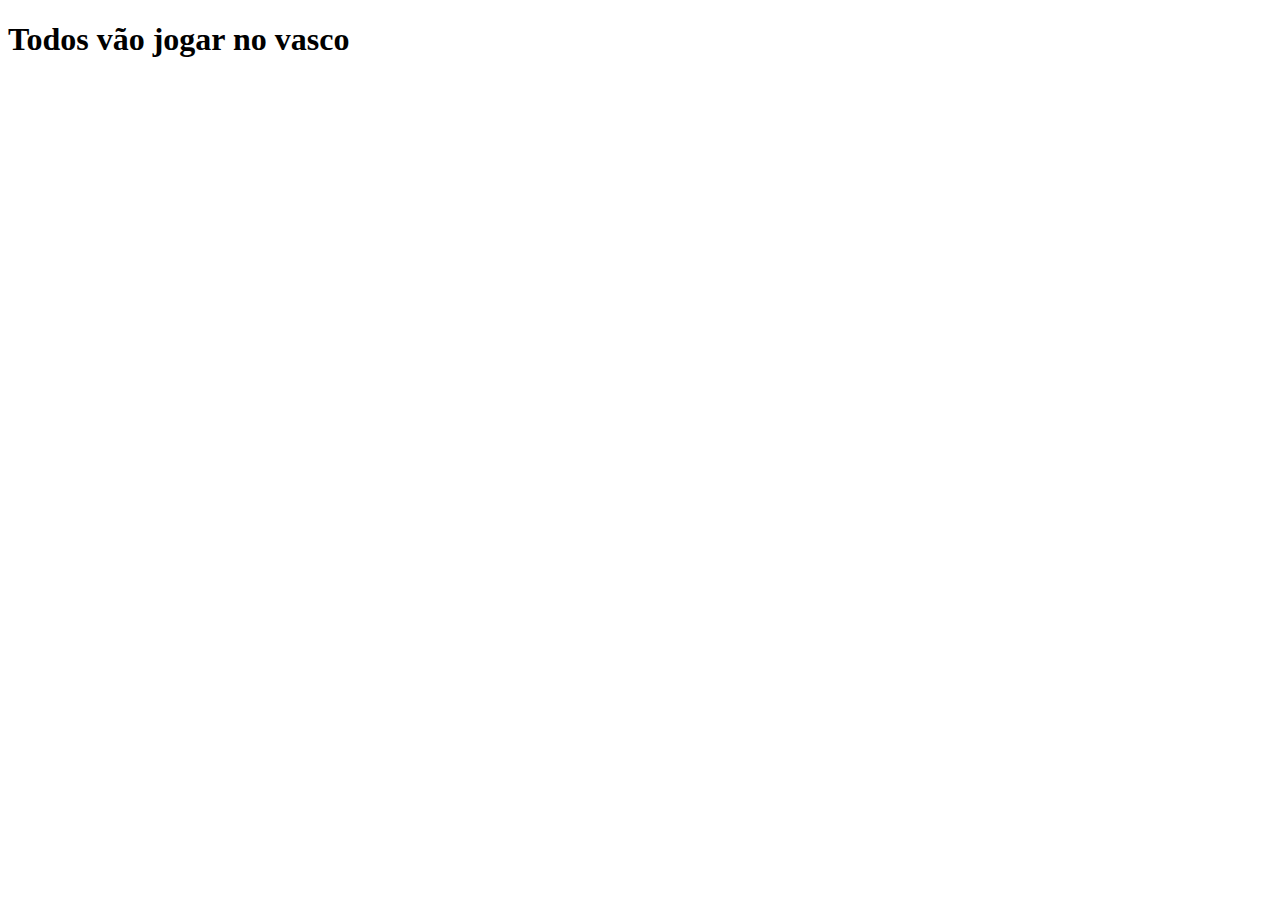
<file: index.html>
<!DOCTYPE html>
<html lang="en">
<head>
    <meta charset="UTF-8">
    <meta http-equiv="X-UA-Compatible" content="IE=edge">
    <meta name="viewport" content="width=device-width, initial-scale=1.0">
    <title>Document</title>
</head>
<body>
 <h1>Todos vão jogar no vasco
</body>
</html>
</file>
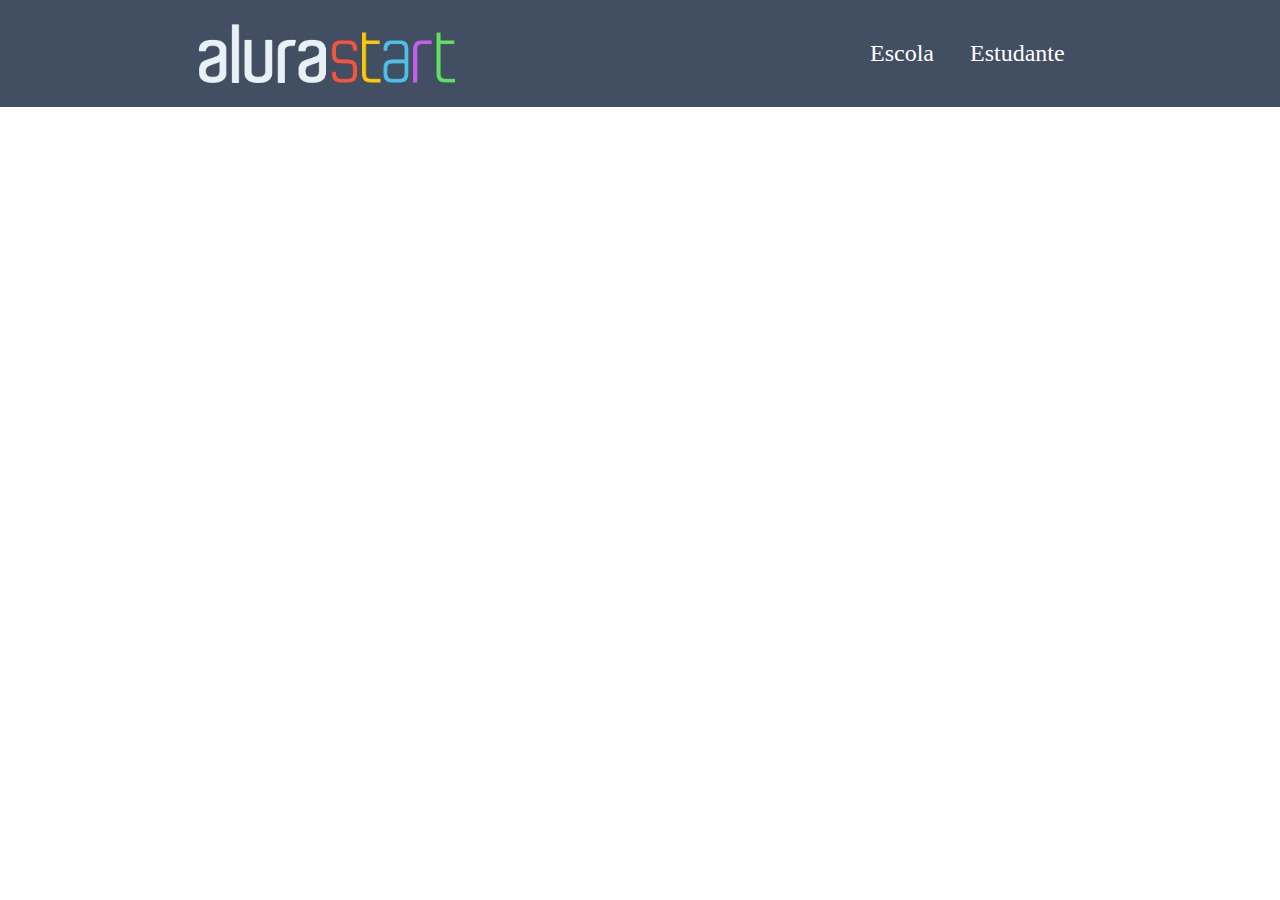
<file: O que ser feliz/index.html>
<html lang="en">
<head>
    <meta charset="UTF-8">
    <meta http-equiv="X-UA-Compatible" content="IE=edge">
    <meta name="viewport" content="width=device-width, initial-scale=1.0">
    <title>Document</title>
    <link rel="stylesheet" href="style.css">
</head>
<body>
    <header class="cabecalho">
        <img class="cabecalho-imagem" src="alurastart logo.png" alt="logo da alura start">
        <ul class="cabecalho-lista">
            <li class="cabecalho-lista-item">Escola</li>
            <li class="cabecalho-lista-item">Estudante</li>
        </ul>
    </header>

</body>
</html>
</file>
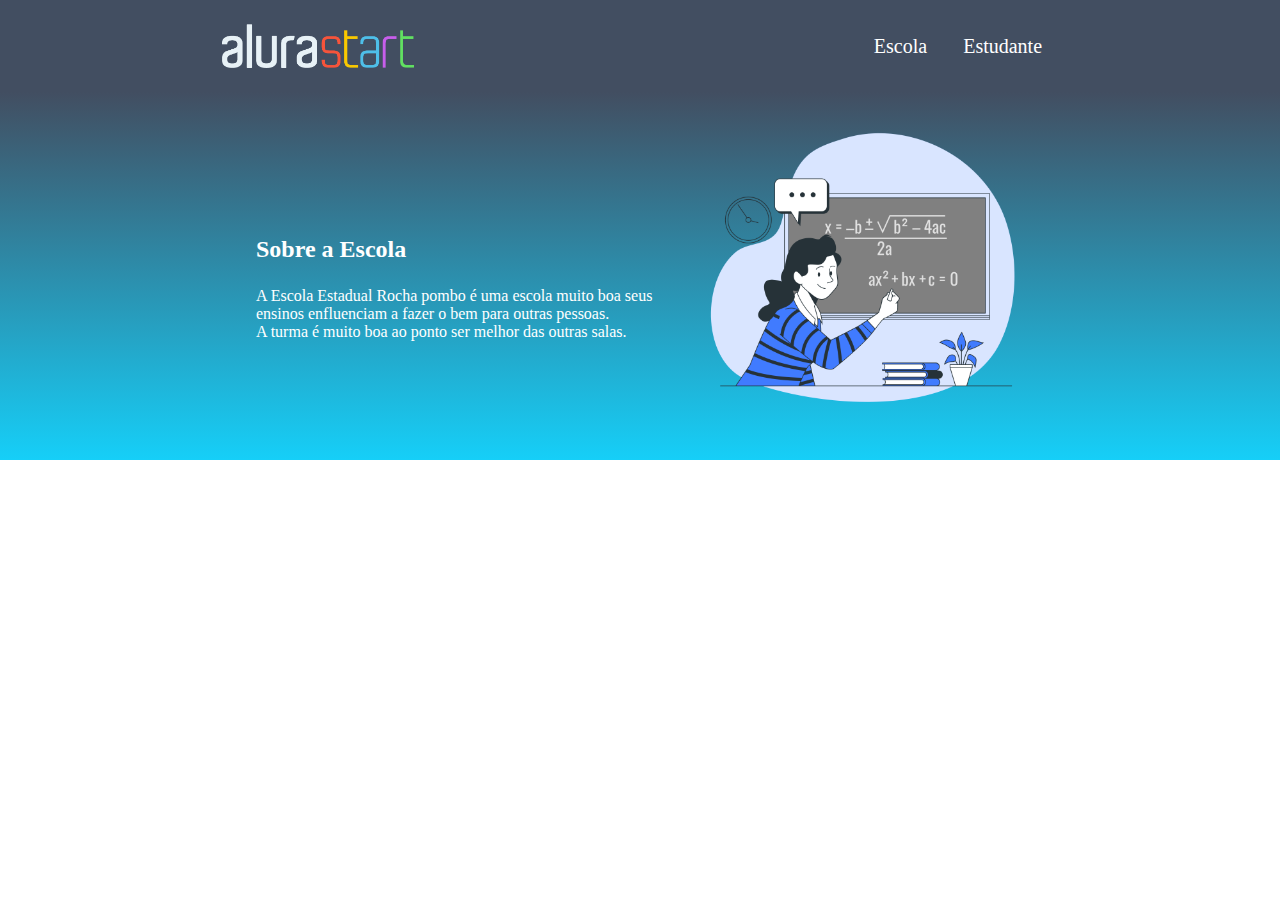
<file: site-criativo-alura-aula-4/index.html>
<html lang="en">
<head>
    <meta charset="UTF-8">
    <meta http-equiv="X-UA-Compatible" content="IE=edge">
    <meta name="viewport" content="width=device-width, initial-scale=1.0">
    <title>Document</title>
    <link rel="stylesheet" href="style.css">
</head>
<body>
    <header class="cabecalho">
        <img class="cabecalho-imagem" src="alurastart logo.png" alt="logo da alura start">
        <ul class="cabecalho-lista">
            <li class="cabecalho-lista-item">Escola</li>
            <li class="cabecalho-lista-item">Estudante</li>
        </ul>
    </header>


    <section class="escola">
        <div class="escola-div-conteudo">
            <h2 class="escola-titulo">Sobre a Escola</h2>
            <p class="escola-texto-um">A Escola Estadual Rocha pombo é uma escola muito boa seus ensinos enfluenciam a fazer o bem para outras pessoas.</p>
            <p class="escola-texto-dois">A turma é muito boa ao ponto ser melhor das outras salas.</p>
        </div>
        <img class="escola-imagem" src="Formula-bro.png" alt="Professora no quadro">
    </section>
</body>

</html>
</file>
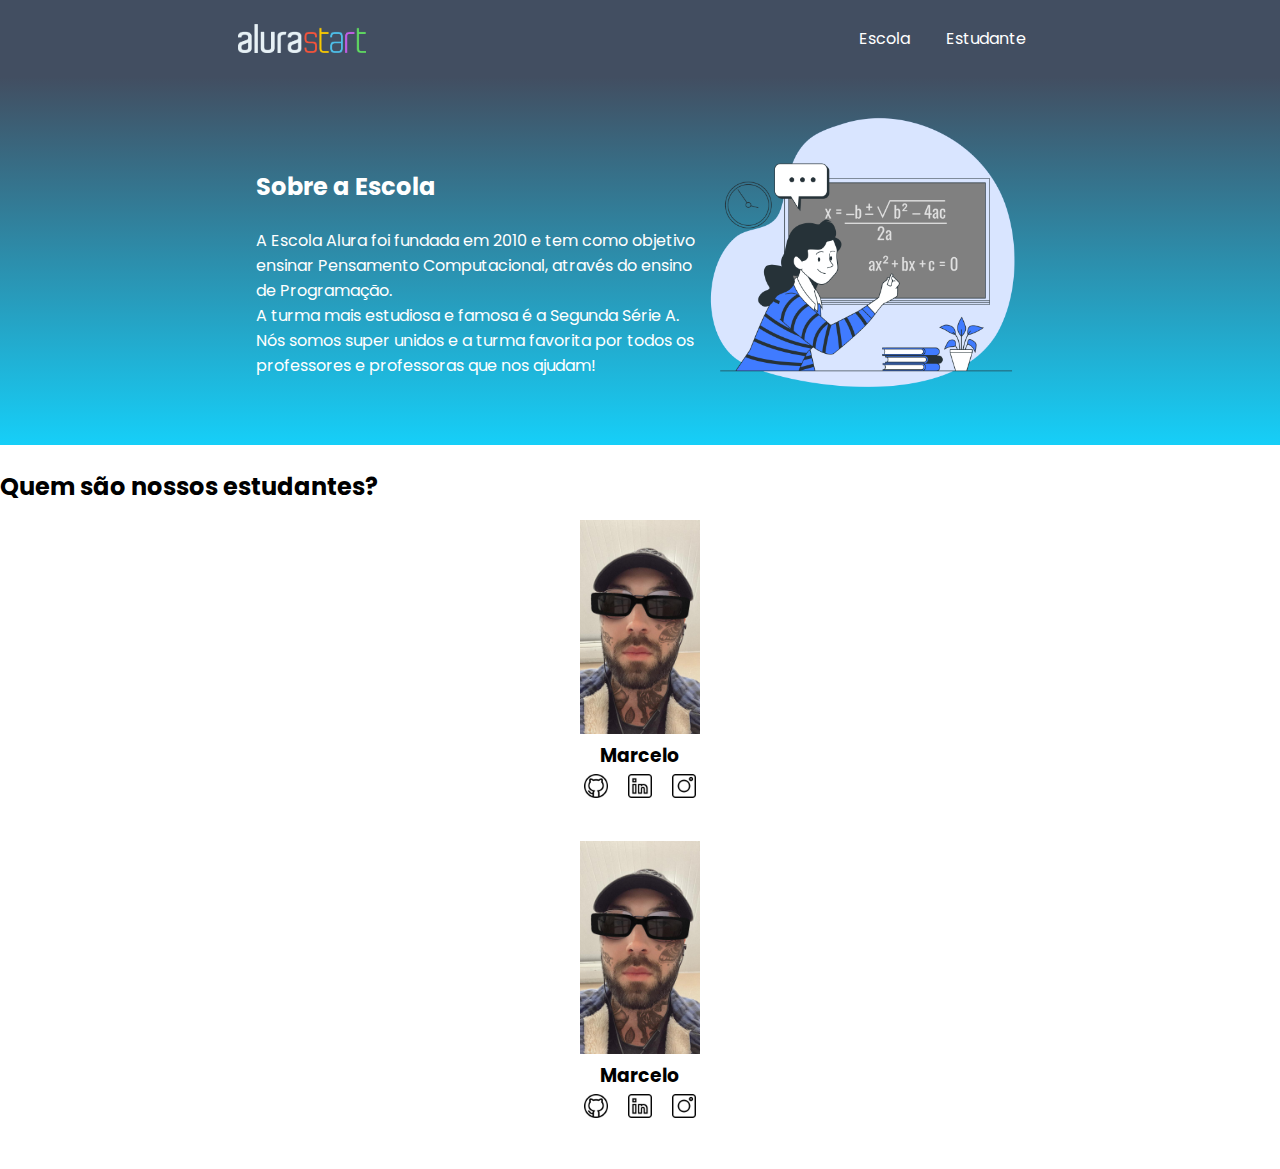
<file: site-criativo-alura-aula-5/index.html>
<!DOCTYPE html>
<html lang="en">
<head>
    <meta charset="UTF-8">
    <meta http-equiv="X-UA-Compatible" content="IE=edge">
    <meta name="viewport" content="width=device-width, initial-scale=1.0">
    <title>Equipe Alura Start</title>
    <link rel="stylesheet" href="style.css">
    <link rel="preconnect" href="https://fonts.googleapis.com">
    <link rel="preconnect" href="https://fonts.gstatic.com" crossorigin>
    <link href="https://fonts.googleapis.com/css2?family=Poppins&display=swap" rel="stylesheet">
</head>
<body>
    <header class="cabecalho">
        <img class="cabecalho-imagem" src="alurastart logo.png" alt="logo da alura start">
        <ul class="cabecalho-lista">
            <li class="cabecalho-lista-item">Escola</li>
            <li class="cabecalho-lista-item">Estudante</li>
        </ul>
    </header>
    <section class="escola">
        <div class="escola-div-conteudo">
            <h2 class="escola-titulo">Sobre a Escola</h2>
            <p class="escola-texto-um">A Escola Alura foi fundada em 2010 e tem como objetivo ensinar Pensamento Computacional, através do ensino de  Programação.</p>
            <p class="escola-texto-dois">A turma mais estudiosa e famosa é a Segunda Série A. Nós somos super unidos e a turma favorita por todos os professores e professoras que nos ajudam!</p>
        </div>
        <img class="escola-imagem" src="Formula-bro.png" alt="imagem que representa uma professora em sala de aula">
    </section>
    <section class="estudante">
        <h2 class="estudante-titulo">Quem são nossos estudantes?</h2>
        <div class="estudante-todos">
        <span></span>
        <div class="estudante-div">
            <img class="estudante-imagem" src="Marcelo.jpeg" alt="foto do marcelo">
            <h3 class="estudante-nome">Marcelo</h3>
            <a href="https://github.com/marcelopaludetto"><img class="estudante-icone" src="github.png" alt="icone github"></a>
            <a href="https://linkedin.com/marcelopaludetto"><img class="estudante-icone" src="linkedin.png" alt="icone linkedin"></a>
            <a href="https://instagram.com/marcelopaludetto"><img class="estudante-icone" src="instagram.png" alt="icone instagram"></a>
        </div>
        <div class="estudante-div">
            <img class="estudante-imagem" src="Marcelo.jpeg" alt="foto do marcelo">
            <h3 class="estudante-nome">Marcelo</h3>
            <a href="https://github.com/marcelopaludetto"><img class="estudante-icone" src="github.png" alt="icone github"></a>
            <a href="https://linkedin.com/marcelopaludetto"><img class="estudante-icone" src="linkedin.png" alt="icone linkedin"></a>
            <a href="https://instagram.com/marcelopaludetto"><img class="estudante-icone" src="instagram.png" alt="icone instagram"></a>
        </div>
       
    </div>
    </section>
</body>
</html>
</file>
<file: O que ser feliz/style.css>
* {
    margin: 0;
    padding: 0;
}

.cabecalho {
    background-color: #424E61;
    color: white;
    display: flex;
    justify-content: space-around;
    align-items: center;
    padding: 24px 0;
}

.cabecalho-imagem{
    width: 20%;
}

.cabecalho-lista-item{
    display: inline-block;
    margin: 0 16px;
    font-size: 24px;
}
</file>
<file: site-criativo-alura-aula-4/style.css>
* {
    margin: 0;
    padding: 0;
}

.cabecalho {
    background-color: #424E61;
    color: white;
    display: flex;
    justify-content: space-around;
    align-items: center;
    padding: 24px 0;
}

.cabecalho-imagem{
    width: 15%;
}

.cabecalho-lista-item{
    display: inline-block;
    margin: 0 16px;
    font-size: 20px;
}

.escola-imagem{
    width: 25%;
}

.escola{
    background-image: linear-gradient(#424E61,#16CFF8);
    color:white;
    display: flex;
    justify-content: center;
    align-items: center;
    padding: 24px 0;
}

.escola-div-conteudo{
    width: 35%;
}
.escola-titulo{
    padding: 24px 0;
}
</file>
<file: site-criativo-alura-aula-5/style.css>
*{
    margin: 0;
    padding: 0;
}
body {
    font-family: 'Poppins', sans-serif;
}
.cabecalho {
    background-color: #424E61;
    color: white;
    display: flex;
    justify-content: space-around;
    align-items: center;
    padding: 24px 0;
}

.cabecalho-imagem{
    width: 10%;
}

.cabecalho-lista-item{
    display: inline-block;
    margin: 0 16px;
    font-size: 16px;
}

.escola-imagem{
    width: 25%;
}

.escola{
    background-image: linear-gradient(#424E61,#16CFF8);
    color:white;
    display: flex;
    justify-content: center;
    align-items: center;
    padding: 24px 0;
}

.escola-div-conteudo{
    width: 35%;
}


.escola-titulo{
    padding: 24px 0;
}

.estudante{
    padding: 24px 0;
}
.estudante-imagem{
    width: 120px;
}

.estudante-icone{
    width: 24px;
    padding: 4px 8px;
}

.estudante-div{
    text-align: center;
    padding: 16px 0;
}
</file>
